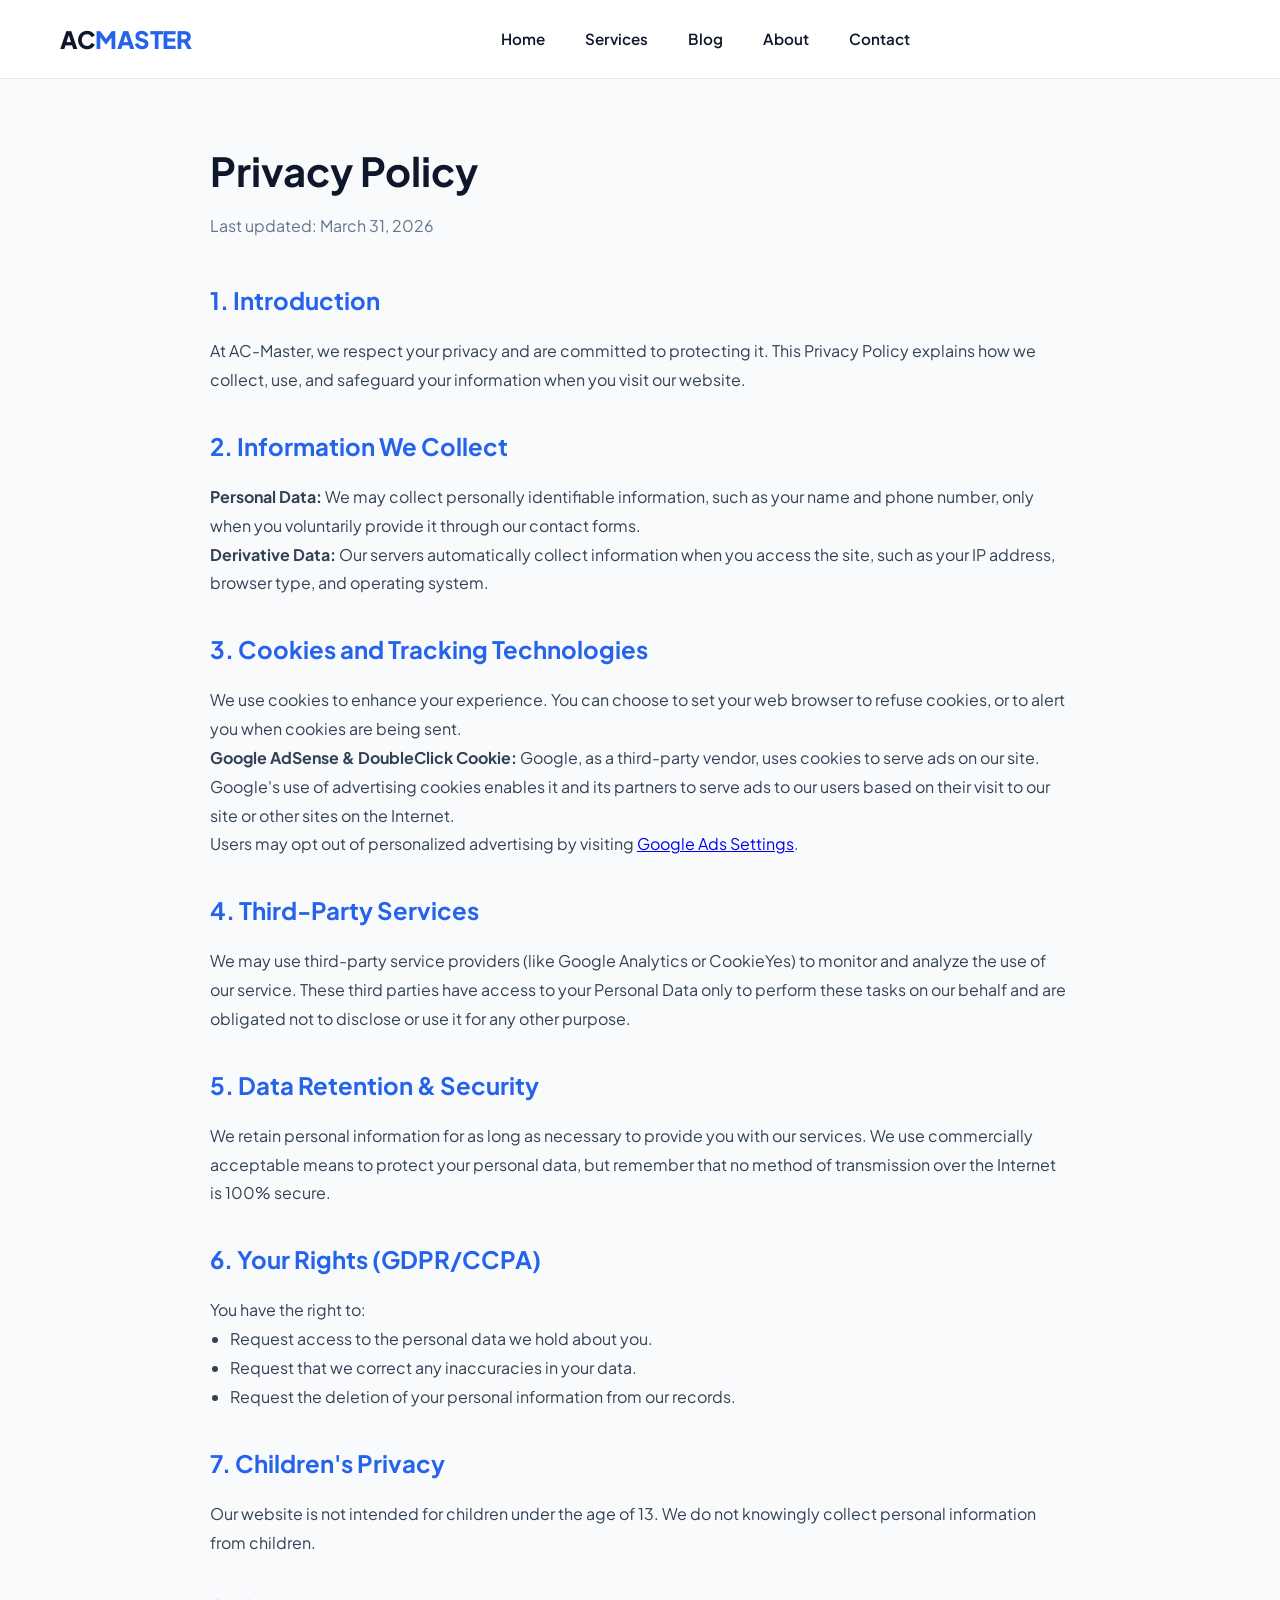
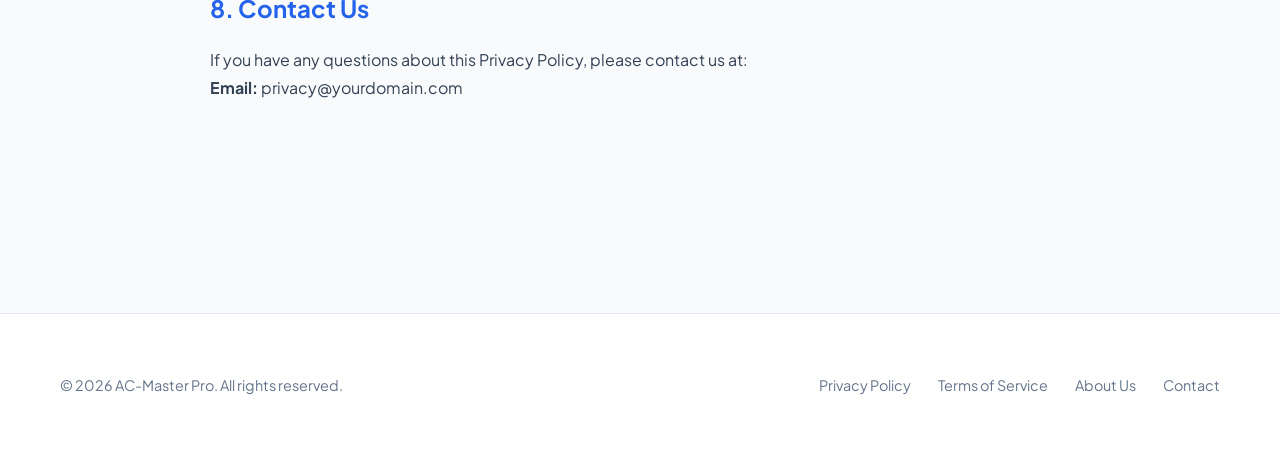
<file: privacy.html>
<!DOCTYPE html>
<html lang="en">
<head>
  <meta charset="UTF-8">
  <meta name="viewport" content="width=device-width, initial-scale=1.0">
  <title>Privacy Policy | AC-Master Professional Cooling Services</title>
  <meta name="description" content="Read AC-Master's privacy policy. Learn how we collect, use, and protect your personal data in compliance with Google AdSense and GDPR.">

  <link rel="canonical" href="https://yourdomain.com/privacy.html">

  <meta property="og:title" content="Privacy Policy | AC-Master">
  <meta property="og:description" content="Information on how we handle your data, use cookies, and protect your privacy.">
  <meta property="og:image" content="https://yourdomain.com/images/og-privacy.jpg">
  <meta property="og:url" content="https://yourdomain.com/privacy.html">
  <meta property="og:type" content="website">

  <link rel="icon" type="image/png" sizes="32x32" href="/favicon-32x32.png">
  <link rel="icon" type="image/png" sizes="16x16" href="/favicon-16x16.png">
  <link rel="apple-touch-icon" sizes="180x180" href="/apple-touch-icon.png">

  <script id="cookieyes" type="text/javascript" src="https://cdn-cookieyes.com/client_data/c5f47b84bbcfadae6e3371cef958d4ff/script.js"></script>

  <link rel="preconnect" href="https://fonts.googleapis.com">
  <link rel="preconnect" href="https://fonts.gstatic.com" crossorigin>
  <link href="https://fonts.googleapis.com/css2?family=Plus+Jakarta+Sans:wght@400;600;700;800&display=swap" rel="stylesheet">
  <link rel="stylesheet" href="style.css">
</head>
<body>

<header class="header">
  <div class="container header__wrapper">
    <a href="index.html" class="logo">AC<span>MASTER</span></a>
    <nav class="nav">
      <ul class="nav__list">
        <li><a href="index.html" class="nav__link">Home</a></li>
        <li><a href="index.html#services" class="nav__link">Services</a></li>
        <li><a href="blog.html" class="nav__link">Blog</a></li>
        <li><a href="about.html" class="nav__link">About</a></li>
        <li><a href="quote.html" class="nav__link">Contact</a></li>
      </ul>
    </nav>
    <div class="header__actions">
      <button class="burger" id="js-burger" aria-label="Toggle Menu">
        <span></span><span></span><span></span>
      </button>
    </div>
  </div>
</header>

<main class="container page-content" style="padding-top: 60px; padding-bottom: 80px; max-width: 900px;">
  <h1 class="page-title" style="margin-bottom: 10px;">Privacy Policy</h1>
  <p style="color: #64748b; margin-bottom: 40px;">Last updated: March 31, 2026</p>

  <div class="text-block" style="line-height: 1.8; color: #334155;">
    <section style="margin-bottom: 30px;">
      <h2>1. Introduction</h2>
      <p>At AC-Master, we respect your privacy and are committed to protecting it. This Privacy Policy explains how we collect, use, and safeguard your information when you visit our website.</p>
    </section>

    <section style="margin-bottom: 30px;">
      <h2>2. Information We Collect</h2>
      <p><strong>Personal Data:</strong> We may collect personally identifiable information, such as your name and phone number, only when you voluntarily provide it through our contact forms.</p>
      <p><strong>Derivative Data:</strong> Our servers automatically collect information when you access the site, such as your IP address, browser type, and operating system.</p>
    </section>

    <section style="margin-bottom: 30px;">
      <h2>3. Cookies and Tracking Technologies</h2>
      <p>We use cookies to enhance your experience. You can choose to set your web browser to refuse cookies, or to alert you when cookies are being sent.</p>
      <p><strong>Google AdSense & DoubleClick Cookie:</strong> Google, as a third-party vendor, uses cookies to serve ads on our site. Google's use of advertising cookies enables it and its partners to serve ads to our users based on their visit to our site or other sites on the Internet.</p>
      <p>Users may opt out of personalized advertising by visiting <a href="https://www.google.com/settings/ads" target="_blank" rel="nofollow">Google Ads Settings</a>.</p>
    </section>

    <section style="margin-bottom: 30px;">
      <h2>4. Third-Party Services</h2>
      <p>We may use third-party service providers (like Google Analytics or CookieYes) to monitor and analyze the use of our service. These third parties have access to your Personal Data only to perform these tasks on our behalf and are obligated not to disclose or use it for any other purpose.</p>
    </section>

    <section style="margin-bottom: 30px;">
      <h2>5. Data Retention & Security</h2>
      <p>We retain personal information for as long as necessary to provide you with our services. We use commercially acceptable means to protect your personal data, but remember that no method of transmission over the Internet is 100% secure.</p>
    </section>

    <section style="margin-bottom: 30px;">
      <h2>6. Your Rights (GDPR/CCPA)</h2>
      <p>You have the right to:</p>
      <ul style="padding-left: 20px;">
        <li>Request access to the personal data we hold about you.</li>
        <li>Request that we correct any inaccuracies in your data.</li>
        <li>Request the deletion of your personal information from our records.</li>
      </ul>
    </section>

    <section style="margin-bottom: 30px;">
      <h2>7. Children's Privacy</h2>
      <p>Our website is not intended for children under the age of 13. We do not knowingly collect personal information from children.</p>
    </section>

    <section style="margin-bottom: 30px;">
      <h2>8. Contact Us</h2>
      <p>If you have any questions about this Privacy Policy, please contact us at:</p>
      <p><strong>Email:</strong> privacy@yourdomain.com</p>
  </div>
  </section>
</main>

<footer class="footer">
  <div class="container footer__wrapper">
    <p>&copy; 2026 AC-Master Pro. All rights reserved.</p>
    <nav class="footer__links">
      <a href="privacy.html">Privacy Policy</a>
      <a href="terms.html">Terms of Service</a>
      <a href="about.html">About Us</a>
      <a href="quote.html">Contact</a>
    </nav>
  </div>
</footer>

<script src="index.js"></script>
</body>
</html>
</file>
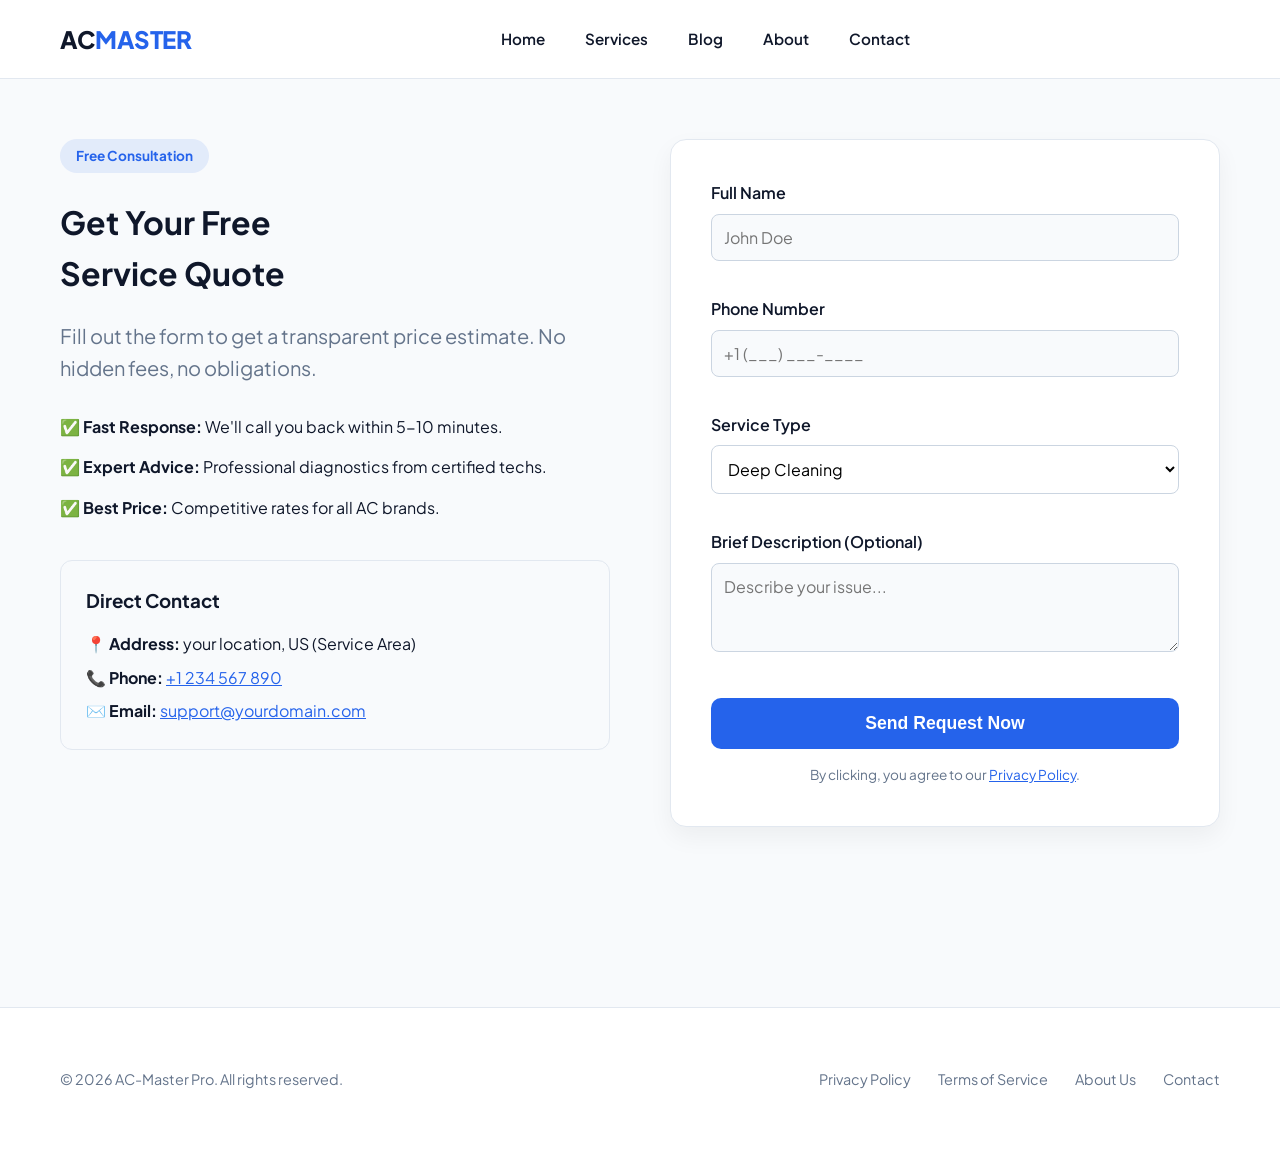
<file: quote.html>
<!DOCTYPE html>
<html lang="en">
<head>
  <meta charset="UTF-8">
  <meta name="viewport" content="width=device-width, initial-scale=1.0">
  <title>Get a Free Quote | AC-Master Service</title>
  <meta name="description" content="Request a free, no-obligation quote for AC repair, cleaning, or installation in your location. Fast response within 5-10 minutes from certified HVAC specialists.">

  <link rel="canonical" href="https://yourdomain.com/quote.html">

  <meta property="og:title" content="Get a Free Quote | AC-Master Service">
  <meta property="og:description" content="Get a transparent price estimate for your AC service. Fast response, no hidden fees.">
  <meta property="og:image" content="https://yourdomain.com/images/og-quote.jpg">
  <meta property="og:url" content="https://yourdomain.com/quote.html">
  <meta property="og:type" content="website">

  <link rel="icon" type="image/png" sizes="32x32" href="/favicon-32x32.png">
  <link rel="icon" type="image/png" sizes="16x16" href="/favicon-16x16.png">
  <link rel="apple-touch-icon" sizes="180x180" href="/apple-touch-icon.png">

  <script id="cookieyes" type="text/javascript" src="https://cdn-cookieyes.com/client_data/c5f47b84bbcfadae6e3371cef958d4ff/script.js"></script>

  <link rel="preconnect" href="https://fonts.googleapis.com">
  <link rel="preconnect" href="https://fonts.gstatic.com" crossorigin>
  <link href="https://fonts.googleapis.com/css2?family=Plus+Jakarta+Sans:wght@400;600;700;800&display=swap" rel="stylesheet">
  <link rel="stylesheet" href="style.css">
</head>
<body>

<header class="header">
  <div class="container header__wrapper">
    <a href="index.html" class="logo">AC<span>MASTER</span></a>
    <nav class="nav">
      <ul class="nav__list">
        <li><a href="index.html" class="nav__link">Home</a></li>
        <li><a href="index.html#services" class="nav__link">Services</a></li>
        <li><a href="blog.html" class="nav__link">Blog</a></li>
        <li><a href="about.html" class="nav__link">About</a></li>
        <li><a href="quote.html" class="nav__link">Contact</a></li>
      </ul>
    </nav>
    <div class="header__actions">
      <button class="burger" id="js-burger" aria-label="Toggle Menu">
        <span></span><span></span><span></span>
      </button>
    </div>
  </div>
</header>

<main class="container quote-page" style="padding-top: 60px; padding-bottom: 80px;">
  <div class="quote-grid" style="display: grid; grid-template-columns: repeat(auto-fit, minmax(320px, 1fr)); gap: 60px; align-items: start;">

    <div class="quote-content">
      <span class="hero__badge">Free Consultation</span>
      <h1 class="page-title" style="margin-bottom: 20px;">Get Your Free <br>Service Quote</h1>
      <p class="hero__desc" style="margin-bottom: 30px;">Fill out the form to get a transparent price estimate. No hidden fees, no obligations.</p>

      <ul class="benefit-list" style="list-style: none; padding: 0; margin-bottom: 40px;">
        <li style="margin-bottom: 15px;"><strong>✅ Fast Response:</strong> We'll call you back within 5-10 minutes.</li>
        <li style="margin-bottom: 15px;"><strong>✅ Expert Advice:</strong> Professional diagnostics from certified techs.</li>
        <li style="margin-bottom: 15px;"><strong>✅ Best Price:</strong> Competitive rates for all AC brands.</li>
      </ul>

      <div class="contact-info-box" style="background: #f8fafc; padding: 25px; border-radius: 12px; border: 1px solid #e2e8f0;">
        <h3 style="margin-bottom: 15px;">Direct Contact</h3>
        <p style="margin-bottom: 8px;"><strong>📍 Address:</strong> your location, US (Service Area)</p>
        <p style="margin-bottom: 8px;"><strong>📞 Phone:</strong> <a href="tel:+1234567890" style="color: #2563eb;">+1 234 567 890</a></p>
        <p><strong>✉️ Email:</strong> <a href="mailto:support@yourdomain.com" style="color: #2563eb;">support@yourdomain.com</a></p>
      </div>
    </div>

    <div class="quote-form-container" style="background: #fff; padding: 40px; border-radius: 16px; box-shadow: 0 10px 25px rgba(0,0,0,0.05); border: 1px solid #e2e8f0;">
      <form id="js-quote-form" class="form">
        <div class="form__group" style="margin-bottom: 20px;">
          <label class="form__label" style="display: block; margin-bottom: 8px; font-weight: 600;">Full Name</label>
          <input type="text" name="name" placeholder="John Doe" required class="form__input" style="width: 100%; padding: 12px; border: 1px solid #cbd5e1; border-radius: 8px;">
        </div>

        <div class="form__group" style="margin-bottom: 20px;">
          <label class="form__label" style="display: block; margin-bottom: 8px; font-weight: 600;">Phone Number</label>
          <input type="tel" name="phone" placeholder="+1 (___) ___-____" required class="form__input" style="width: 100%; padding: 12px; border: 1px solid #cbd5e1; border-radius: 8px;">
        </div>

        <div class="form__group" style="margin-bottom: 20px;">
          <label class="form__label" style="display: block; margin-bottom: 8px; font-weight: 600;">Service Type</label>
          <select name="service" class="form__input" style="width: 100%; padding: 12px; border: 1px solid #cbd5e1; border-radius: 8px; background: #fff;">
            <option value="cleaning">Deep Cleaning</option>
            <option value="repair">Emergency Repair</option>
            <option value="refill">Freon Refill</option>
            <option value="installation">New Installation</option>
            <option value="other">Other / Not Sure</option>
          </select>
        </div>

        <div class="form__group" style="margin-bottom: 25px;">
          <label class="form__label" style="display: block; margin-bottom: 8px; font-weight: 600;">Brief Description (Optional)</label>
          <textarea name="message" placeholder="Describe your issue..." class="form__input" rows="3" style="width: 100%; padding: 12px; border: 1px solid #cbd5e1; border-radius: 8px;"></textarea>
        </div>

        <button type="submit" class="btn btn--primary" style="width: 100%; padding: 15px; font-size: 1.1rem;">Send Request Now</button>
        <p class="form__note" style="margin-top: 15px; font-size: 0.85rem; color: #64748b; text-align: center;">
          By clicking, you agree to our <a href="privacy.html" style="color: #2563eb;">Privacy Policy</a>.
        </p>
      </form>
    </div>

  </div>
</main>

<footer class="footer">
  <div class="container footer__wrapper">
    <p>&copy; 2026 AC-Master Pro. All rights reserved.</p>
    <nav class="footer__links">
      <a href="privacy.html">Privacy Policy</a>
      <a href="terms.html">Terms of Service</a>
      <a href="about.html">About Us</a>
      <a href="quote.html">Contact</a>
    </nav>
  </div>
</footer>

<script src="index.js"></script>
</body>
</html>
</file>
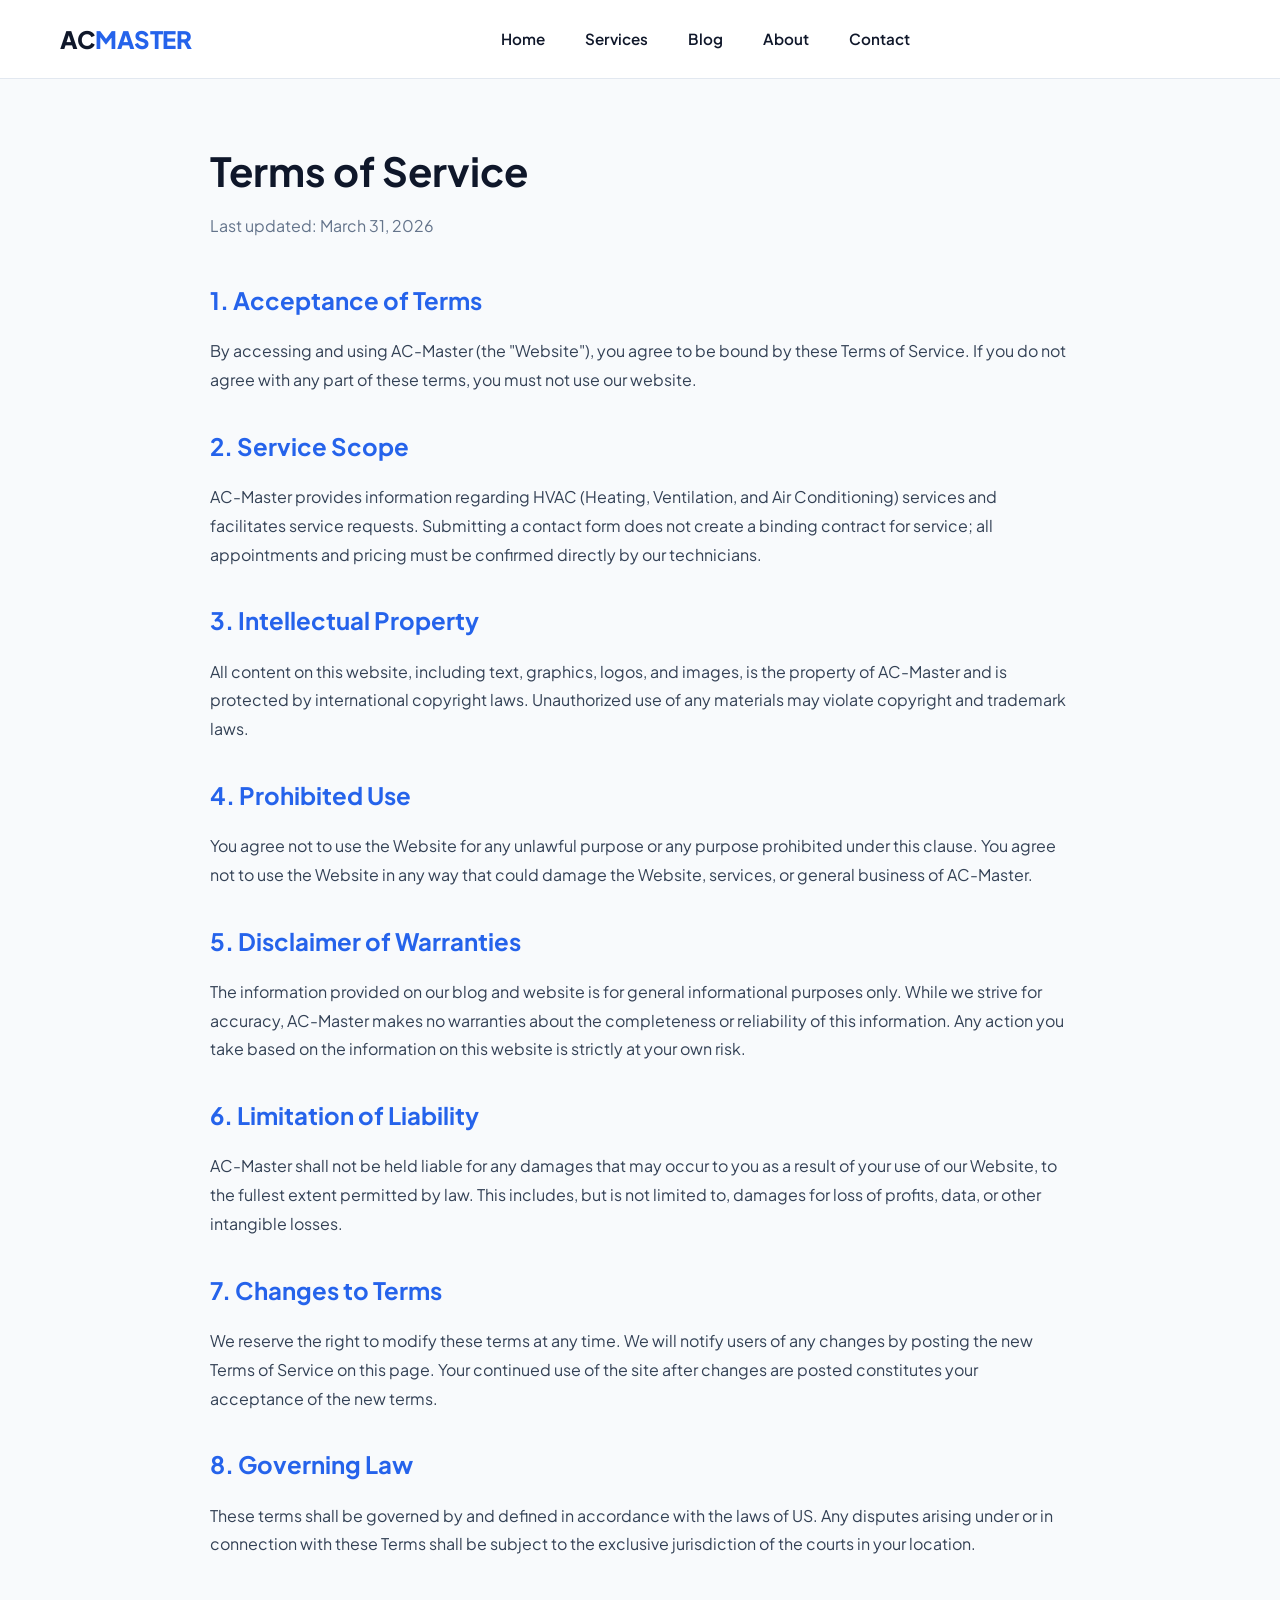
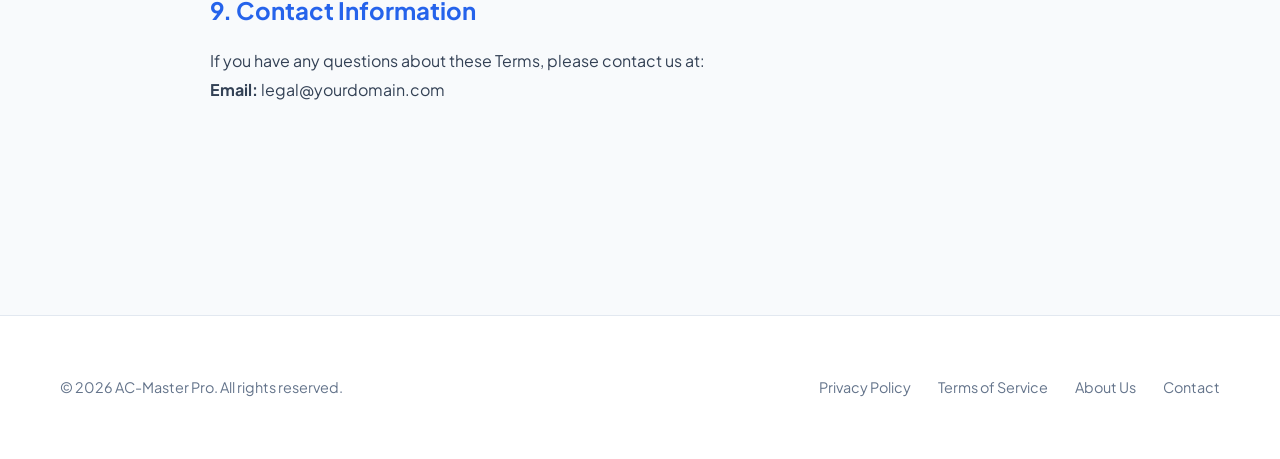
<file: terms.html>
<!DOCTYPE html>
<html lang="en">
<head>
  <meta charset="UTF-8">
  <meta name="viewport" content="width=device-width, initial-scale=1.0">
  <title>Terms of Service | AC-Master Professional Cooling Services</title>
  <meta name="description" content="Read the Terms of Service for AC-Master. Understand our service conditions, user obligations, and legal disclaimers.">

  <link rel="canonical" href="https://yourdomain.com/terms.html">

  <meta property="og:title" content="Terms of Service | AC-Master">
  <meta property="og:description" content="Our service conditions and legal guidelines for users of AC-Master.">
  <meta property="og:image" content="https://yourdomain.com/images/og-terms.jpg">
  <meta property="og:url" content="https://yourdomain.com/terms.html">
  <meta property="og:type" content="website">

  <link rel="icon" type="image/png" sizes="32x32" href="/favicon-32x32.png">
  <link rel="icon" type="image/png" sizes="16x16" href="/favicon-16x16.png">
  <link rel="apple-touch-icon" sizes="180x180" href="/apple-touch-icon.png">

  <script id="cookieyes" type="text/javascript" src="https://cdn-cookieyes.com/client_data/c5f47b84bbcfadae6e3371cef958d4ff/script.js"></script>

  <link rel="preconnect" href="https://fonts.googleapis.com">
  <link rel="preconnect" href="https://fonts.gstatic.com" crossorigin>
  <link href="https://fonts.googleapis.com/css2?family=Plus+Jakarta+Sans:wght@400;600;700;800&display=swap" rel="stylesheet">
  <link rel="stylesheet" href="style.css">
</head>
<body>

<header class="header">
  <div class="container header__wrapper">
    <a href="index.html" class="logo">AC<span>MASTER</span></a>
    <nav class="nav">
      <ul class="nav__list">
        <li><a href="index.html" class="nav__link">Home</a></li>
        <li><a href="index.html#services" class="nav__link">Services</a></li>
        <li><a href="blog.html" class="nav__link">Blog</a></li>
        <li><a href="about.html" class="nav__link">About</a></li>
        <li><a href="quote.html" class="nav__link">Contact</a></li>
      </ul>
    </nav>
    <div class="header__actions">
      <button class="burger" id="js-burger" aria-label="Toggle Menu">
        <span></span><span></span><span></span>
      </button>
    </div>
  </div>
</header>

<main class="container page-content" style="padding-top: 60px; padding-bottom: 80px; max-width: 900px;">
  <h1 class="page-title" style="margin-bottom: 10px;">Terms of Service</h1>
  <p style="color: #64748b; margin-bottom: 40px;">Last updated: March 31, 2026</p>

  <div class="text-block" style="line-height: 1.8; color: #334155;">
    <section style="margin-bottom: 30px;">
      <h2>1. Acceptance of Terms</h2>
      <p>By accessing and using AC-Master (the "Website"), you agree to be bound by these Terms of Service. If you do not agree with any part of these terms, you must not use our website.</p>
    </section>

    <section style="margin-bottom: 30px;">
      <h2>2. Service Scope</h2>
      <p>AC-Master provides information regarding HVAC (Heating, Ventilation, and Air Conditioning) services and facilitates service requests. Submitting a contact form does not create a binding contract for service; all appointments and pricing must be confirmed directly by our technicians.</p>
    </section>

    <section style="margin-bottom: 30px;">
      <h2>3. Intellectual Property</h2>
      <p>All content on this website, including text, graphics, logos, and images, is the property of AC-Master and is protected by international copyright laws. Unauthorized use of any materials may violate copyright and trademark laws.</p>
    </section>

    <section style="margin-bottom: 30px;">
      <h2>4. Prohibited Use</h2>
      <p>You agree not to use the Website for any unlawful purpose or any purpose prohibited under this clause. You agree not to use the Website in any way that could damage the Website, services, or general business of AC-Master.</p>
    </section>

    <section style="margin-bottom: 30px;">
      <h2>5. Disclaimer of Warranties</h2>
      <p>The information provided on our blog and website is for general informational purposes only. While we strive for accuracy, AC-Master makes no warranties about the completeness or reliability of this information. Any action you take based on the information on this website is strictly at your own risk.</p>
    </section>

    <section style="margin-bottom: 30px;">
      <h2>6. Limitation of Liability</h2>
      <p>AC-Master shall not be held liable for any damages that may occur to you as a result of your use of our Website, to the fullest extent permitted by law. This includes, but is not limited to, damages for loss of profits, data, or other intangible losses.</p>
    </section>

    <section style="margin-bottom: 30px;">
      <h2>7. Changes to Terms</h2>
      <p>We reserve the right to modify these terms at any time. We will notify users of any changes by posting the new Terms of Service on this page. Your continued use of the site after changes are posted constitutes your acceptance of the new terms.</p>
    </section>

    <section style="margin-bottom: 30px;">
      <h2>8. Governing Law</h2>
      <p>These terms shall be governed by and defined in accordance with the laws of US. Any disputes arising under or in connection with these Terms shall be subject to the exclusive jurisdiction of the courts in your location.</p>
    </section>

    <section style="margin-bottom: 30px;">
      <h2>9. Contact Information</h2>
      <p>If you have any questions about these Terms, please contact us at:</p>
      <p><strong>Email:</strong> legal@yourdomain.com</p>
    </section>
  </div>
</main>

<footer class="footer">
  <div class="container footer__wrapper">
    <p>&copy; 2026 AC-Master Pro. All rights reserved.</p>
    <nav class="footer__links">
      <a href="privacy.html">Privacy Policy</a>
      <a href="terms.html">Terms of Service</a>
      <a href="about.html">About Us</a>
      <a href="quote.html">Contact</a>
    </nav>
  </div>
</footer>

<script src="index.js"></script>
</body>
</html>
</file>
<file: style.css>
* {
  margin: 0;
  padding: 0;
  box-sizing: border-box;
}

html {
  scroll-behavior: smooth;
}

body {
  font-family: "Plus Jakarta Sans", sans-serif;
  background-color: #f8fafc;
  color: #0f172a;
  line-height: 1.6;
}

.container {
  max-width: 1200px;
  margin: 0 auto;
  padding: 0 20px;
}

.header {
  background: rgba(255, 255, 255, 0.9);
  backdrop-filter: blur(10px);
  padding: 1.25rem 0;
  position: sticky;
  top: 0;
  z-index: 1000;
  border-bottom: 1px solid #e2e8f0;
}
.header__wrapper {
  display: flex;
  justify-content: space-between;
  align-items: center;
}

.logo {
  font-size: 1.5rem;
  font-weight: 800;
  text-decoration: none;
  color: #0f172a;
  letter-spacing: -0.5px;
}
.logo span {
  color: #2563eb;
}

.nav__list {
  display: flex;
  list-style: none;
  gap: 2.5rem;
}
.nav__link {
  text-decoration: none;
  color: #0f172a;
  font-weight: 600;
  font-size: 0.95rem;
  transition: all 0.3s cubic-bezier(0.4, 0, 0.2, 1);
}
.nav__link:hover {
  color: #2563eb;
}
@media (max-width: 992px) {
  .nav {
    display: none;
  }
}

.hero {
  padding: 80px 0;
  background: linear-gradient(180deg, #ffffff 0%, #f8fafc 100%);
}
.hero__grid {
  display: grid;
  grid-template-columns: 1fr 1fr;
  gap: 60px;
  align-items: center;
}
@media (max-width: 992px) {
  .hero__grid {
    grid-template-columns: 1fr;
    gap: 40px;
    text-align: center;
  }
}
.hero__badge {
  display: inline-block;
  color: #2563eb;
  background: rgba(37, 99, 235, 0.1);
  padding: 6px 16px;
  border-radius: 50px;
  font-weight: 700;
  font-size: 0.85rem;
  margin-bottom: 1.5rem;
}
.hero__title {
  font-size: clamp(2.5rem, 5vw, 4rem);
  line-height: 1.1;
  margin-bottom: 1.5rem;
  font-weight: 800;
}
.hero__desc {
  font-size: 1.25rem;
  color: #64748b;
  margin-bottom: 2rem;
  max-width: 540px;
}
@media (max-width: 992px) {
  .hero__desc {
    margin: 0 auto 2rem;
  }
}

.main-grid {
  display: grid;
  grid-template-columns: 1fr 340px;
  gap: 50px;
  margin: 60px auto;
}
@media (max-width: 992px) {
  .main-grid {
    grid-template-columns: 1fr;
  }
}

.section-title {
  font-size: 2rem;
  margin-bottom: 2rem;
  font-weight: 800;
}

.services__list {
  display: grid;
  gap: 30px;
}

.service-item {
  background: #ffffff;
  padding: 35px;
  border-radius: 12px;
  border: 1px solid #e2e8f0;
  transition: all 0.3s cubic-bezier(0.4, 0, 0.2, 1);
}
.service-item:hover {
  border-color: #2563eb;
  transform: translateY(-5px);
  box-shadow: 0 10px 15px -3px rgba(0, 0, 0, 0.04);
}
.service-item h3 {
  font-size: 1.5rem;
  margin-bottom: 12px;
  font-weight: 700;
}
.service-item p {
  color: #64748b;
}

.content-article {
  margin-top: 60px;
  background: #ffffff;
  padding: 40px;
  border-radius: 12px;
  border: 1px solid #e2e8f0;
}
.content-article h2 {
  margin-bottom: 20px;
  font-weight: 800;
}
.content-article p {
  font-size: 1.1rem;
  color: #64748b;
  margin-bottom: 15px;
}

.about-section {
  margin-top: 60px;
}
.about-section .about-grid {
  display: grid;
  grid-template-columns: 320px 1fr;
  gap: 40px;
  align-items: center;
  background: #ffffff;
  padding: 30px;
  border-radius: 12px;
  border: 1px solid #e2e8f0;
}
@media (max-width: 992px) {
  .about-section .about-grid {
    grid-template-columns: 1fr;
  }
}

.img-placeholder {
  background-color: #f1f5f9;
  border-radius: 12px;
  display: flex;
  align-items: center;
  justify-content: center;
  color: #64748b;
  font-size: 0.8rem;
  font-weight: 600;
  text-align: center;
  border: 2px dashed #cbd5e1;
  overflow: hidden;
}
.img-placeholder--hero {
  width: 100%;
  aspect-ratio: 16/11;
}
.img-placeholder--service {
  width: 100%;
  aspect-ratio: 16/9;
  margin-bottom: 25px;
  border-style: solid;
}
.img-placeholder--about {
  width: 100%;
  aspect-ratio: 1/1;
}
@media (max-width: 992px) {
  .img-placeholder--about {
    aspect-ratio: 16/9;
  }
}

.sidebar__card {
  background: #ffffff;
  padding: 30px;
  border-radius: 12px;
  box-shadow: 0 10px 15px -3px rgba(0, 0, 0, 0.04);
  border: 1px solid #e2e8f0;
  position: sticky;
  top: 100px;
}
.sidebar__card h3 {
  font-size: 1.4rem;
  margin-bottom: 10px;
  font-weight: 800;
}
.sidebar__card p {
  font-size: 0.9rem;
  color: #64748b;
  margin-bottom: 25px;
}

.form__input {
  width: 100%;
  padding: 14px 18px;
  border: 1px solid #e2e8f0;
  border-radius: 8px;
  margin-bottom: 15px;
  font-family: inherit;
  font-size: 1rem;
  background: #f8fafc;
  transition: all 0.3s cubic-bezier(0.4, 0, 0.2, 1);
}
.form__input:focus {
  outline: none;
  border-color: #2563eb;
  background: #ffffff;
  box-shadow: 0 0 0 4px rgba(37, 99, 235, 0.1);
}

.btn {
  display: inline-block;
  padding: 16px 32px;
  border-radius: 10px;
  font-weight: 700;
  text-decoration: none;
  cursor: pointer;
  transition: all 0.3s cubic-bezier(0.4, 0, 0.2, 1);
  border: none;
  font-size: 1rem;
}
.btn--primary {
  background: #2563eb;
  color: #ffffff;
}
.btn--primary:hover {
  background: #1d4ed8;
}
.btn--outline {
  border: 2px solid #2563eb;
  color: #2563eb;
  background: transparent;
}
.btn--outline:hover {
  background: rgba(37, 99, 235, 0.05);
}
.btn--submit {
  width: 100%;
  background: #059669;
  color: #ffffff;
}
.btn--submit:hover {
  background: #047857;
}

@media (max-width: 992px) {
  .hero__btns {
    display: flex;
    flex-direction: column;
    gap: 10px;
  }
  .hero__btns .btn--outline {
    margin: 0;
  }
}
.footer {
  padding: 60px 0;
  background: #ffffff;
  border-top: 1px solid #e2e8f0;
  margin-top: 100px;
}
.footer__wrapper {
  display: flex;
  justify-content: space-between;
  align-items: center;
  color: #64748b;
  font-size: 0.9rem;
}
@media (max-width: 576px) {
  .footer__wrapper {
    flex-direction: column;
    gap: 20px;
    text-align: center;
  }
}
.footer__links a {
  color: #64748b;
  text-decoration: none;
  margin-left: 25px;
  transition: all 0.3s cubic-bezier(0.4, 0, 0.2, 1);
}
.footer__links a:hover {
  color: #2563eb;
}
@media (max-width: 576px) {
  .footer__links a {
    margin: 0 10px;
  }
}

.burger {
  display: none;
  flex-direction: column;
  gap: 6px;
  background: none;
  border: none;
  cursor: pointer;
}
.burger span {
  width: 28px;
  height: 3px;
  background: #0f172a;
  border-radius: 2px;
}
@media (max-width: 992px) {
  .burger {
    display: flex;
  }
}

.page-content {
  padding: 60px 20px;
  max-width: 800px;
}
.page-content h1 {
  margin-bottom: 30px;
  font-size: 2.5rem;
}
.page-content h2 {
  margin: 25px 0 15px;
  color: #2563eb;
}
.page-content section {
  margin-bottom: 40px;
}

.about-hero {
  text-align: center;
  padding: 80px 0;
  max-width: 700px;
  margin: 0 auto;
}

.contact-grid {
  display: grid;
  grid-template-columns: 1fr 1fr;
  gap: 60px;
  margin-bottom: 80px;
}
@media (max-width: 992px) {
  .contact-grid {
    grid-template-columns: 1fr;
  }
}

.map-placeholder {
  width: 100%;
  height: 300px;
  background: #e2e8f0;
  margin-top: 20px;
  border-radius: 12px;
  display: flex;
  align-items: center;
  justify-content: center;
  border: 1px solid #e2e8f0;
  color: #64748b;
}

.contact-form {
  background: #ffffff;
  padding: 40px;
  border-radius: 12px;
  box-shadow: 0 10px 15px -3px rgba(0, 0, 0, 0.04);
}

.blog-page {
  padding: 60px 20px;
}

.blog-header {
  text-align: center;
  margin-bottom: 60px;
  max-width: 800px;
  margin-left: auto;
  margin-right: auto;
}

.blog-grid {
  display: grid;
  grid-template-columns: 1fr;
  gap: 60px;
  max-width: 850px;
  margin: 0 auto;
}

.blog-card {
  background: #ffffff;
  padding: 40px;
  border-radius: 12px;
  border: 1px solid #e2e8f0;
  transition: all 0.3s cubic-bezier(0.4, 0, 0.2, 1);
}
.blog-card:hover {
  box-shadow: 0 10px 15px -3px rgba(0, 0, 0, 0.04);
}
.blog-card__meta {
  font-size: 0.85rem;
  color: #2563eb;
  font-weight: 700;
  text-transform: uppercase;
  margin-bottom: 10px;
}
.blog-card__title {
  font-size: 2rem;
  margin-bottom: 20px;
  line-height: 1.2;
}
.blog-card__excerpt {
  font-size: 1.1rem;
  color: #64748b;
  margin-bottom: 20px;
  font-style: italic;
}
.blog-card__content p, .blog-card__content ul {
  margin-bottom: 15px;
  color: #0f172a;
}
.blog-card__content li {
  margin-bottom: 8px;
  margin-left: 20px;
}

.blog-cta {
  max-width: 850px;
  margin: 60px auto 0;
}

.page-header {
  padding: 100px 0 60px;
  text-align: center;
  background: linear-gradient(180deg, #fff 0%, #f8fafc 100%);
}
.page-header .page-title {
  font-size: clamp(2rem, 5vw, 3.5rem);
  font-weight: 800;
  line-height: 1.2;
  margin-top: 20px;
}

.about-content {
  padding: 80px 0;
}
.about-content .about-grid {
  display: grid;
  grid-template-columns: 1.2fr 0.8fr;
  gap: 80px;
  align-items: center;
}
@media (max-width: 992px) {
  .about-content .about-grid {
    grid-template-columns: 1fr;
    gap: 40px;
  }
}
.about-content h2 {
  font-size: 2.2rem;
  margin-bottom: 25px;
  font-weight: 800;
}
.about-content p {
  font-size: 1.15rem;
  color: #64748b;
  margin-bottom: 20px;
}
.about-content p strong {
  color: #0f172a;
}

.stats-grid {
  display: grid;
  grid-template-columns: repeat(3, 1fr);
  gap: 20px;
  margin-top: 40px;
}
.stats-grid .stat-card {
  padding: 20px;
  background: #ffffff;
  border-radius: 12px;
  border: 1px solid #e2e8f0;
  text-align: center;
}
.stats-grid .stat-card .stat-number {
  display: block;
  font-size: 2rem;
  font-weight: 800;
  color: #2563eb;
  margin-bottom: 5px;
}
.stats-grid .stat-card p {
  font-size: 0.9rem;
  margin: 0;
  font-weight: 600;
}

.img-placeholder--about-page {
  width: 100%;
  aspect-ratio: 4/5;
  border-radius: 12px;
  box-shadow: 0 10px 15px -3px rgba(0, 0, 0, 0.04);
}

.values-section {
  padding: 100px 0;
  background: #ffffff;
}
.values-section .values-grid {
  display: grid;
  grid-template-columns: repeat(auto-fit, minmax(300px, 1fr));
  gap: 40px;
  margin-top: 50px;
}
.values-section .value-item h3 {
  font-size: 1.4rem;
  margin-bottom: 15px;
  color: #2563eb;
  font-weight: 700;
}
.values-section .value-item p {
  color: #64748b;
}

/*# sourceMappingURL=style.css.map */
</file>
